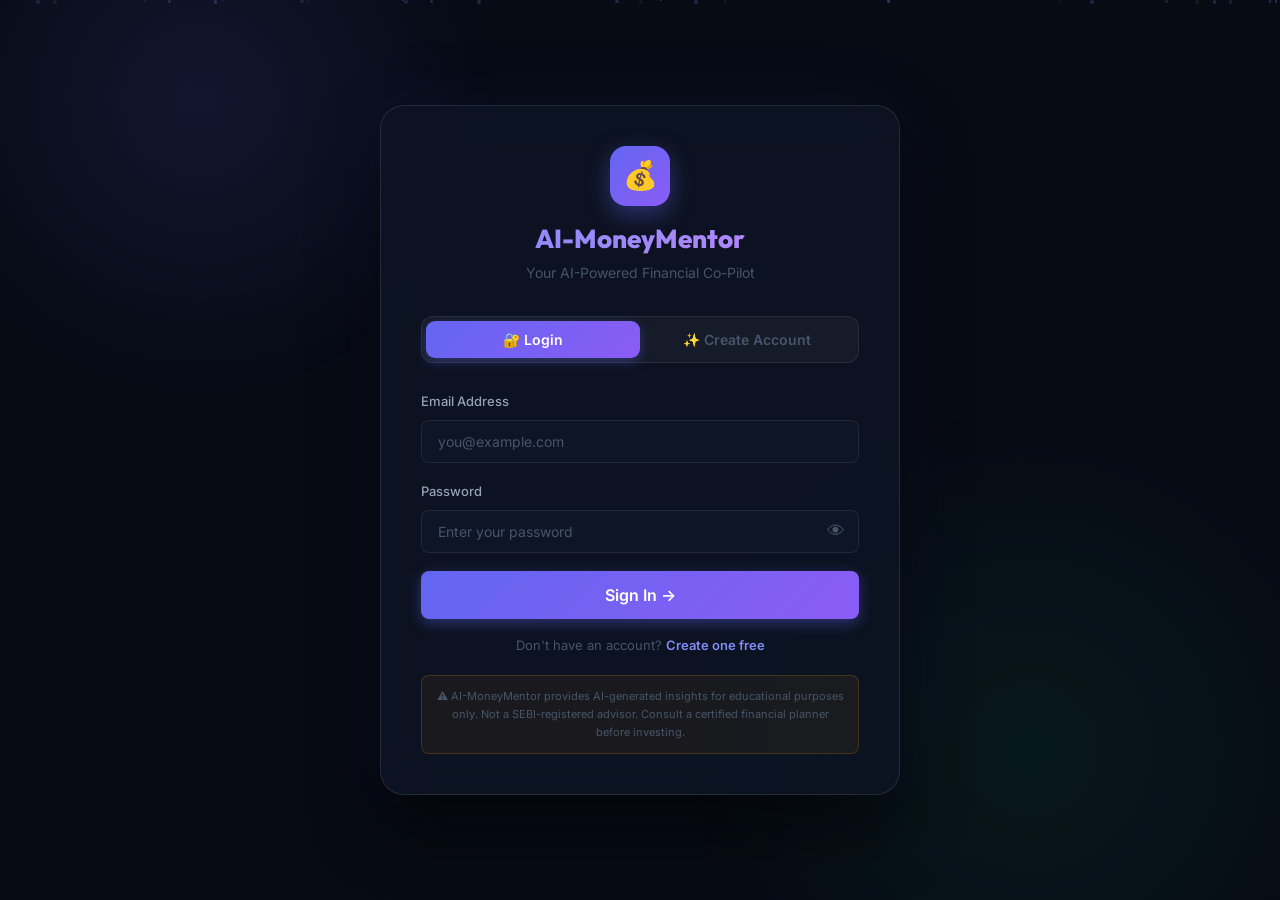
<file: frontend/index.html>
<!DOCTYPE html>
<html lang="en">
<head>
  <meta charset="UTF-8">
  <meta name="viewport" content="width=device-width, initial-scale=1.0">
  <title>AI-MoneyMentor — Your AI Money Mentor</title>
  <meta name="description" content="AI-MoneyMentor — Your AI-Powered Financial Advisory Platform">
</head>
<body>
  <script>
    // Entry point: redirect based on auth state
    if (localStorage.getItem('wp_token')) {
      window.location.replace('dashboard.html');
    } else {
      window.location.replace('auth.html');
    }
  </script>
</body>
</html>
</file>
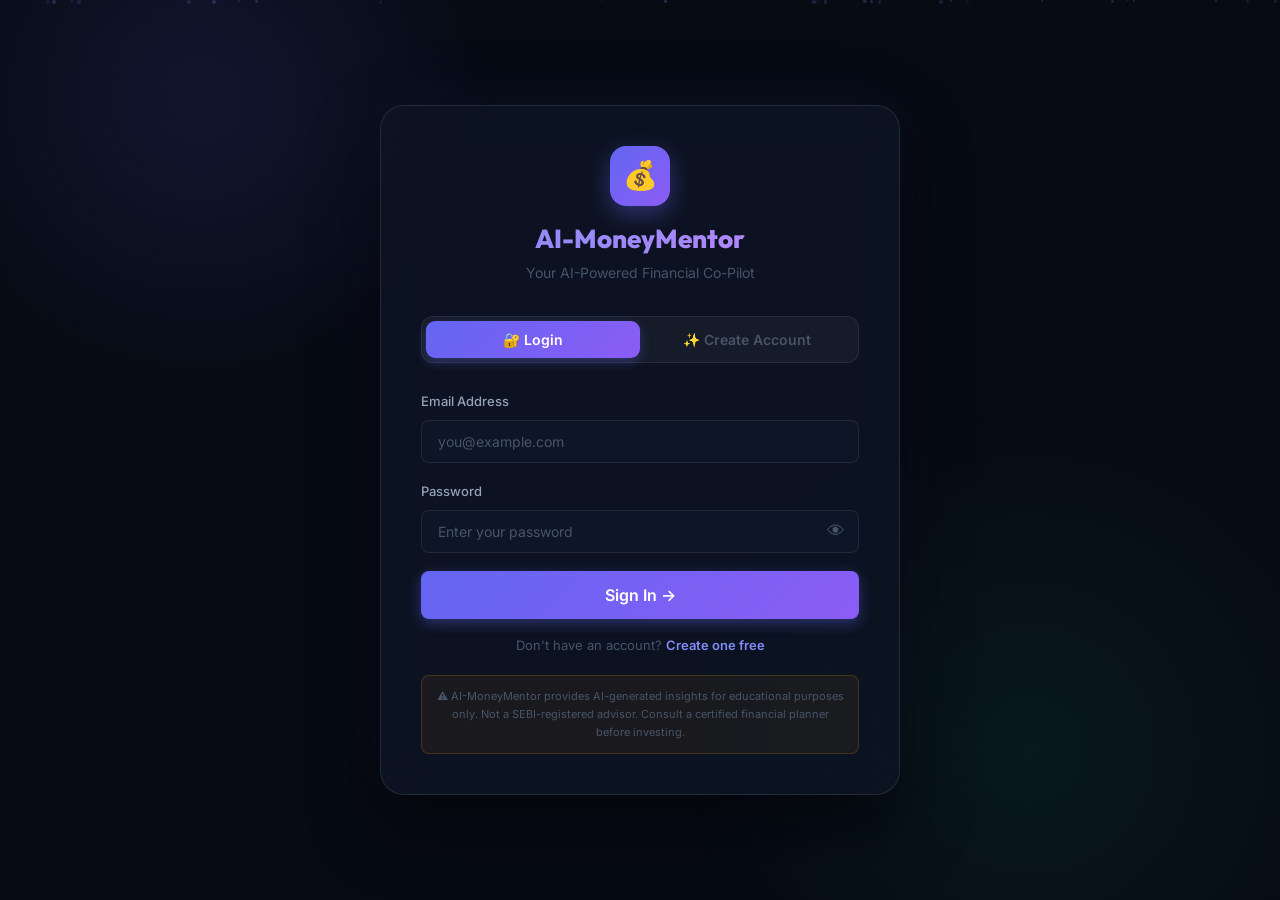
<file: frontend/auth.html>
<!DOCTYPE html>
<html lang="en">
<head>
  <meta charset="UTF-8">
  <meta name="viewport" content="width=device-width, initial-scale=1.0">
  <title>AI-MoneyMentor — Sign In / Register</title>
  <meta name="description" content="Join AI-MoneyMentor — AI-powered financial advisory. Register or login to access your personalized money mentor.">
  <link rel="stylesheet" href="style.css">
  <style>
    body { display: flex; align-items: center; justify-content: center; min-height: 100vh; padding: 20px; overflow: hidden; }

    /* Animated particles */
    .particles { position: fixed; inset: 0; pointer-events: none; z-index: 0; }
    .particle {
      position: absolute; width: 2px; height: 2px; background: rgba(129,140,248,0.4);
      border-radius: 50%; animation: particle-float linear infinite;
    }
    @keyframes particle-float {
      0% { transform: translateY(100vh) translateX(0); opacity: 0; }
      10% { opacity: 1; }
      90% { opacity: 1; }
      100% { transform: translateY(-10vh) translateX(var(--drift)); opacity: 0; }
    }

    .auth-container {
      position: relative; z-index: 1; width: 100%; max-width: 520px;
      background: rgba(13, 20, 36, 0.85);
      backdrop-filter: blur(24px); -webkit-backdrop-filter: blur(24px);
      border: 1px solid rgba(255,255,255,0.1);
      border-radius: 24px;
      box-shadow: 0 32px 64px rgba(0,0,0,0.6), 0 0 80px rgba(99,102,241,0.08);
      padding: 40px;
      animation: slideUp 0.6s cubic-bezier(0.16,1,0.3,1) forwards;
    }
    @keyframes slideUp { from { opacity: 0; transform: translateY(30px); } to { opacity: 1; transform: translateY(0); } }

    .auth-brand {
      text-align: center; margin-bottom: 32px;
    }
    .auth-logo {
      width: 60px; height: 60px; border-radius: 16px;
      background: linear-gradient(135deg, #6366f1, #8b5cf6);
      display: flex; align-items: center; justify-content: center;
      font-size: 28px; margin: 0 auto 16px;
      box-shadow: 0 8px 24px rgba(99,102,241,0.4);
    }
    .auth-brand h1 {
      font-size: 26px; font-weight: 800;
      background: linear-gradient(to right, #818cf8, #c084fc);
      -webkit-background-clip: text; background-clip: text; -webkit-text-fill-color: transparent;
    }
    .auth-brand p { font-size: 14px; color: var(--text-muted); margin-top: 6px; }

    /* Tab Switcher */
    .auth-tabs {
      display: flex; background: rgba(255,255,255,0.04);
      border: 1px solid var(--border); border-radius: 12px;
      padding: 4px; margin-bottom: 28px;
    }
    .auth-tab {
      flex: 1; padding: 10px; border: none; background: transparent;
      font-family: 'Inter', sans-serif; font-size: 14px; font-weight: 600;
      color: var(--text-muted); cursor: pointer; border-radius: 9px;
      transition: all 0.25s ease;
    }
    .auth-tab.active {
      background: linear-gradient(135deg, #6366f1, #8b5cf6);
      color: white; box-shadow: 0 4px 12px rgba(99,102,241,0.35);
    }

    /* Forms */
    .auth-form { display: none; }
    .auth-form.active { display: block; }

    /* Section divider inside register form */
    .form-section-label {
      font-size: 11px; font-weight: 600; text-transform: uppercase;
      letter-spacing: 1px; color: var(--text-muted);
      margin: 20px 0 14px; display: flex; align-items: center; gap: 10px;
    }
    .form-section-label::after { content: ''; flex: 1; height: 1px; background: var(--border); }

    /* Checkbox goals grid */
    .goals-grid { display: grid; grid-template-columns: 1fr 1fr; gap: 8px; }
    .goal-chip {
      display: flex; align-items: center; gap: 8px;
      padding: 10px 12px;
      background: rgba(15,23,42,0.6);
      border: 1px solid var(--border);
      border-radius: 8px; cursor: pointer;
      transition: all 0.2s ease; font-size: 13px; color: var(--text-secondary);
    }
    .goal-chip input[type="checkbox"] { display: none; }
    .goal-chip.checked {
      border-color: rgba(129,140,248,0.6);
      background: rgba(99,102,241,0.12);
      color: var(--accent-purple);
    }
    .goal-chip .chip-icon { font-size: 16px; }

    /* Error message */
    .form-error {
      background: rgba(239,68,68,0.1); border: 1px solid rgba(239,68,68,0.3);
      color: #fca5a5; padding: 10px 14px; border-radius: 8px;
      font-size: 13px; margin-bottom: 14px; display: none;
    }
    .form-success {
      background: rgba(16,185,129,0.1); border: 1px solid rgba(16,185,129,0.3);
      color: #6ee7b7; padding: 10px 14px; border-radius: 8px;
      font-size: 13px; margin-bottom: 14px; display: none;
    }

    /* Password toggle */
    .input-wrapper { position: relative; }
    .input-wrapper .form-control { padding-right: 44px; }
    .pwd-toggle {
      position: absolute; right: 12px; top: 50%; transform: translateY(-50%);
      background: none; border: none; color: var(--text-muted); cursor: pointer;
      font-size: 18px; line-height: 1; padding: 2px;
    }
    .pwd-toggle:hover { color: var(--text-primary); }

    /* Submit button loading state */
    .btn-submit { position: relative; overflow: hidden; }
    .btn-submit .btn-spinner {
      display: none; width: 18px; height: 18px;
      border: 2px solid rgba(255,255,255,0.3); border-top-color: white;
      border-radius: 50%; animation: spin 0.7s linear infinite;
    }
    .btn-submit.loading .btn-text { display: none; }
    .btn-submit.loading .btn-spinner { display: inline-block; }

    .signin-link {
      text-align: center; font-size: 13px; color: var(--text-muted); margin-top: 16px;
    }
    .signin-link a { color: var(--accent-purple); font-weight: 600; cursor: pointer; }
    .signin-link a:hover { text-decoration: underline; }

    /* Disclaimer */
    .auth-disclaimer {
      margin-top: 20px; padding: 12px;
      background: rgba(245,158,11,0.06); border: 1px solid rgba(245,158,11,0.2);
      border-radius: 8px; font-size: 11px; color: var(--text-muted); text-align: center;
    }
  </style>
</head>
<body>
  <div class="bg-decoration"></div>
  <div class="particles" id="particles"></div>

  <div class="auth-container">
    <div class="auth-brand">
      <div class="auth-logo">💰</div>
      <h1>AI-MoneyMentor</h1>
      <p>Your AI-Powered Financial Co-Pilot</p>
    </div>

    <div class="auth-tabs">
      <button class="auth-tab active" id="tabLogin" onclick="switchTab('login')">🔐 Login</button>
      <button class="auth-tab" id="tabRegister" onclick="switchTab('register')">✨ Create Account</button>
    </div>

    <!-- ── LOGIN FORM ── -->
    <div class="auth-form active" id="loginForm">
      <div class="form-error" id="loginError"></div>
      <div class="form-success" id="loginSuccess"></div>

      <div class="form-group">
        <label class="form-label">Email Address</label>
        <input type="email" class="form-control" id="loginEmail" placeholder="you@example.com" autocomplete="email">
      </div>
      <div class="form-group">
        <label class="form-label">Password</label>
        <div class="input-wrapper">
          <input type="password" class="form-control" id="loginPassword" placeholder="Enter your password" autocomplete="current-password">
          <button class="pwd-toggle" onclick="togglePwd('loginPassword', this)" type="button">👁</button>
        </div>
      </div>
      <button class="btn btn-primary btn-block btn-lg btn-submit" id="loginBtn" onclick="handleLogin()">
        <span class="btn-text">Sign In →</span>
        <div class="btn-spinner"></div>
      </button>
      <div class="signin-link">Don't have an account? <a onclick="switchTab('register')">Create one free</a></div>
    </div>

    <!-- ── REGISTER FORM ── -->
    <div class="auth-form" id="registerForm">
      <div class="form-error" id="registerError"></div>

      <div class="form-section-label">👤 Personal Details</div>
      <div class="form-row">
        <div class="form-group">
          <label class="form-label">Full Name *</label>
          <input type="text" class="form-control" id="regName" placeholder="e.g. Priya Sharma" autocomplete="name">
        </div>
        <div class="form-group">
          <label class="form-label">Email Address *</label>
          <input type="email" class="form-control" id="regEmail" placeholder="you@example.com" autocomplete="email">
        </div>
      </div>
      <div class="form-group">
        <label class="form-label">Password *</label>
        <div class="input-wrapper">
          <input type="password" class="form-control" id="regPassword" placeholder="Create a secure password" autocomplete="new-password">
          <button class="pwd-toggle" onclick="togglePwd('regPassword', this)" type="button">👁</button>
        </div>
      </div>

      <div class="form-section-label">💼 Financial Profile</div>
      <div class="form-row">
        <div class="form-group">
          <label class="form-label">Annual Income (₹)</label>
          <input type="number" class="form-control" id="regIncome" placeholder="2400000">
        </div>
        <div class="form-group">
          <label class="form-label">Current Savings (₹)</label>
          <input type="number" class="form-control" id="regSavings" placeholder="1800000">
        </div>
      </div>
      <div class="form-row">
        <div class="form-group">
          <label class="form-label">Risk Appetite</label>
          <select class="form-control" id="regRisk">
            <option value="Low">🛡️ Low — Safe &amp; Stable</option>
            <option value="Moderate" selected>⚖️ Moderate — Balanced</option>
            <option value="High">🚀 High — Aggressive Growth</option>
          </select>
        </div>
        <div class="form-group">
          <label class="form-label">Target Retirement Age</label>
          <input type="number" class="form-control" id="regRetirementAge" placeholder="50" min="30" max="70">
        </div>
      </div>

      <div class="form-section-label">🎯 Financial Goals</div>
      <div class="goals-grid" id="goalsGrid">
        <div class="goal-chip" onclick="toggleGoal(this, 'Retirement')">
          <input type="checkbox" value="Retirement"> <span class="chip-icon">🏖️</span> Retirement
        </div>
        <div class="goal-chip" onclick="toggleGoal(this, 'Home Purchase')">
          <input type="checkbox" value="Home Purchase"> <span class="chip-icon">🏠</span> Home Purchase
        </div>
        <div class="goal-chip" onclick="toggleGoal(this, 'Child Education')">
          <input type="checkbox" value="Child Education"> <span class="chip-icon">🎓</span> Child's Education
        </div>
        <div class="goal-chip" onclick="toggleGoal(this, 'Travel')">
          <input type="checkbox" value="Travel"> <span class="chip-icon">✈️</span> World Travel
        </div>
        <div class="goal-chip" onclick="toggleGoal(this, 'Emergency Fund')">
          <input type="checkbox" value="Emergency Fund"> <span class="chip-icon">🏦</span> Emergency Fund
        </div>
        <div class="goal-chip" onclick="toggleGoal(this, 'Business')">
          <input type="checkbox" value="Business"> <span class="chip-icon">💼</span> Start Business
        </div>
      </div>

      <div style="margin-top: 24px;">
        <button class="btn btn-primary btn-block btn-lg btn-submit" id="registerBtn" onclick="handleRegister()">
          <span class="btn-text">Create My AI-MoneyMentor Account →</span>
          <div class="btn-spinner"></div>
        </button>
      </div>
      <div class="signin-link">Already have an account? <a onclick="switchTab('login')">Sign in</a></div>
    </div>

    <div class="auth-disclaimer">
      ⚠️ AI-MoneyMentor provides AI-generated insights for educational purposes only. Not a SEBI-registered advisor. Consult a certified financial planner before investing.
    </div>
  </div>

  <script src="js/auth.js"></script>
  <script>
    // Generate particles
    const pc = document.getElementById('particles');
    for (let i = 0; i < 30; i++) {
      const p = document.createElement('div');
      p.className = 'particle';
      p.style.left = Math.random() * 100 + '%';
      p.style.animationDuration = (10 + Math.random() * 20) + 's';
      p.style.animationDelay = (Math.random() * 20) + 's';
      p.style.setProperty('--drift', (Math.random() * 100 - 50) + 'px');
      p.style.width = p.style.height = (1 + Math.random() * 3) + 'px';
      p.style.opacity = (0.2 + Math.random() * 0.5);
      pc.appendChild(p);
    }

    function switchTab(tab) {
      document.getElementById('loginForm').classList.toggle('active', tab === 'login');
      document.getElementById('registerForm').classList.toggle('active', tab === 'register');
      document.getElementById('tabLogin').classList.toggle('active', tab === 'login');
      document.getElementById('tabRegister').classList.toggle('active', tab === 'register');
    }

    function togglePwd(id, btn) {
      const input = document.getElementById(id);
      if (input.type === 'password') { input.type = 'text'; btn.textContent = '🙈'; }
      else { input.type = 'password'; btn.textContent = '👁'; }
    }

    function toggleGoal(chip, value) {
      chip.classList.toggle('checked');
    }

    function getSelectedGoals() {
      return [...document.querySelectorAll('.goal-chip.checked')]
        .map(c => c.querySelector('input').value);
    }

    // Check if already logged in
    if (localStorage.getItem('wp_token')) {
      window.location.href = 'dashboard.html';
    }

    // If URL has ?mode=register, switch to register tab
    const urlParams = new URLSearchParams(window.location.search);
    if (urlParams.get('mode') === 'register') switchTab('register');
  </script>
</body>
</html>
</file>
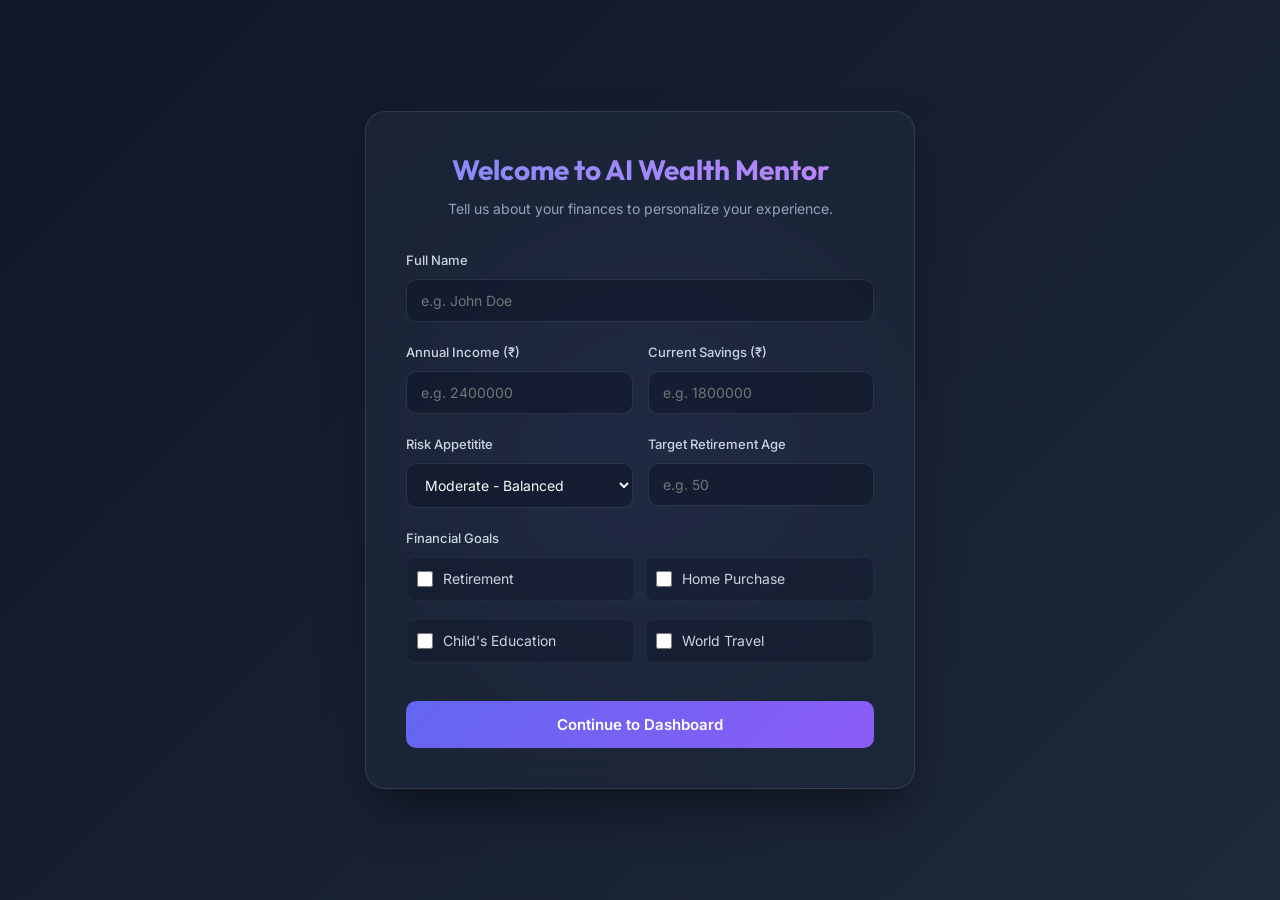
<file: frontend/registration.html>
<!DOCTYPE html>
<html lang="en">
<head>
    <meta charset="UTF-8">
    <meta name="viewport" content="width=device-width, initial-scale=1.0">
    <title>Registration - AI Money Mentor</title>
    <!-- Google Fonts -->
    <link href="https://fonts.googleapis.com/css2?family=Inter:wght@400;500;600;700&family=Outfit:wght@500;700&display=swap" rel="stylesheet">
    <link rel="stylesheet" href="style.css">
    <style>
        body {
            display: flex;
            justify-content: center;
            align-items: center;
            min-height: 100vh;
            background: linear-gradient(135deg, #0f172a 0%, #1e293b 100%);
            margin: 0;
            font-family: 'Inter', sans-serif;
            color: #f8fafc;
        }
        
        /* Animated Background Blob */
        .bg-blob {
            position: absolute;
            width: 600px;
            height: 600px;
            background: radial-gradient(circle, rgba(99,102,241,0.2) 0%, rgba(0,0,0,0) 70%);
            border-radius: 50%;
            z-index: 0;
            animation: float 10s infinite alternate ease-in-out;
        }

        @keyframes float {
            0% { transform: translateY(0px) translateX(0px); }
            100% { transform: translateY(-50px) translateX(50px); }
        }

        .registration-container {
            background: rgba(30, 41, 59, 0.7);
            backdrop-filter: blur(16px);
            -webkit-backdrop-filter: blur(16px);
            border: 1px solid rgba(255, 255, 255, 0.1);
            border-radius: 20px;
            padding: 40px;
            width: 100%;
            max-width: 550px;
            box-shadow: 0 25px 50px -12px rgba(0, 0, 0, 0.5);
            z-index: 1;
        }

        .header {
            text-align: center;
            margin-bottom: 30px;
        }

        h1 {
            font-family: 'Outfit', sans-serif;
            font-size: 28px;
            font-weight: 700;
            margin: 0 0 10px 0;
            background: linear-gradient(to right, #818cf8, #c084fc);
            -webkit-background-clip: text;
            background-clip: text;
            -webkit-text-fill-color: transparent;
        }

        p.subtitle {
            color: #94a3b8;
            font-size: 14px;
            margin: 0;
        }

        .form-group {
            margin-bottom: 20px;
        }

        label {
            display: block;
            font-weight: 500;
            font-size: 13px;
            color: #cbd5e1;
            margin-bottom: 8px;
        }

        input[type="text"],
        input[type="number"],
        select {
            width: 100%;
            padding: 12px 14px;
            background: rgba(15, 23, 42, 0.6);
            border: 1px solid rgba(255, 255, 255, 0.1);
            border-radius: 10px;
            color: #f8fafc;
            font-family: 'Inter', sans-serif;
            font-size: 14px;
            transition: all 0.3s ease;
            box-sizing: border-box;
        }

        input:focus, select:focus {
            outline: none;
            border-color: #818cf8;
            box-shadow: 0 0 0 2px rgba(129, 140, 248, 0.2);
        }

        .row {
            display: flex;
            gap: 15px;
        }
        
        .row .form-group {
            flex: 1;
        }

        .checkbox-grid {
            display: grid;
            grid-template-columns: 1fr 1fr;
            gap: 10px;
        }

        .checkbox-label {
            display: flex;
            align-items: center;
            cursor: pointer;
            font-weight: 400;
            color: #cbd5e1;
            font-size: 14px;
            background: rgba(15, 23, 42, 0.4);
            padding: 10px;
            border-radius: 8px;
            border: 1px solid rgba(255,255,255,0.05);
            transition: all 0.2s ease;
        }
        
        .checkbox-label:hover {
            border-color: rgba(129, 140, 248, 0.5);
        }

        .checkbox-label input[type="checkbox"] {
            margin-right: 10px;
            accent-color: #818cf8;
            width: 16px;
            height: 16px;
            cursor: pointer;
        }

        .btn-submit {
            width: 100%;
            padding: 14px;
            border: none;
            border-radius: 10px;
            background: linear-gradient(135deg, #6366f1 0%, #8b5cf6 100%);
            color: white;
            font-weight: 600;
            font-size: 15px;
            cursor: pointer;
            transition: all 0.3s ease;
            margin-top: 10px;
            font-family: 'Inter', sans-serif;
            position: relative;
            overflow: hidden;
        }

        .btn-submit:hover {
            transform: translateY(-2px);
            box-shadow: 0 10px 20px rgba(99, 102, 241, 0.4);
        }

        .btn-submit:active {
            transform: translateY(0);
        }
        
        /* Spinner */
        #loadingSpinner {
            display: none;
            border: 3px solid rgba(255,255,255,0.3);
            border-radius: 50%;
            border-top: 3px solid #fff;
            width: 20px;
            height: 20px;
            animation: spin 1s linear infinite;
            margin: 0 auto;
        }
        
        @keyframes spin {
            0% { transform: rotate(0deg); }
            100% { transform: rotate(360deg); }
        }

    </style>
</head>
<body>
    <div class="bg-blob"></div>
    <div class="registration-container">
        <div class="header">
            <h1>Welcome to AI Wealth Mentor</h1>
            <p class="subtitle">Tell us about your finances to personalize your experience.</p>
        </div>
        
        <form id="registrationForm">
            <div class="form-group">
                <label for="userName">Full Name</label>
                <input type="text" id="userName" placeholder="e.g. John Doe" required>
            </div>
            
            <div class="row">
                <div class="form-group">
                    <label for="annualIncome">Annual Income (₹)</label>
                    <input type="number" id="annualIncome" placeholder="e.g. 2400000" required>
                </div>
                <div class="form-group">
                    <label for="currentSavings">Current Savings (₹)</label>
                    <input type="number" id="currentSavings" placeholder="e.g. 1800000" required>
                </div>
            </div>

            <div class="row">
                <div class="form-group">
                    <label for="riskLevel">Risk Appetitite</label>
                    <select id="riskLevel" required>
                        <option value="Low">Low - Safe & Stable</option>
                        <option value="Moderate" selected>Moderate - Balanced</option>
                        <option value="High">High - Aggressive Growth</option>
                    </select>
                </div>
                <div class="form-group">
                    <label for="targetAge">Target Retirement Age</label>
                    <input type="number" id="targetAge" placeholder="e.g. 50" required>
                </div>
            </div>

            <div class="form-group">
                <label>Financial Goals</label>
                <div class="checkbox-grid">
                    <label class="checkbox-label"><input type="checkbox" value="Retirement"> Retirement</label>
                    <label class="checkbox-label"><input type="checkbox" value="Home Purchase"> Home Purchase</label>
                    <label class="checkbox-label"><input type="checkbox" value="Child's Education"> Child's Education</label>
                    <label class="checkbox-label"><input type="checkbox" value="Travel"> World Travel</label>
                </div>
            </div>

            <button type="submit" class="btn-submit" id="submitBtn">
                <span id="btnText">Continue to Dashboard</span>
                <div id="loadingSpinner"></div>
            </button>
        </form>
    </div>
    
    <script src="registration.js"></script>
</body>
</html>
</file>
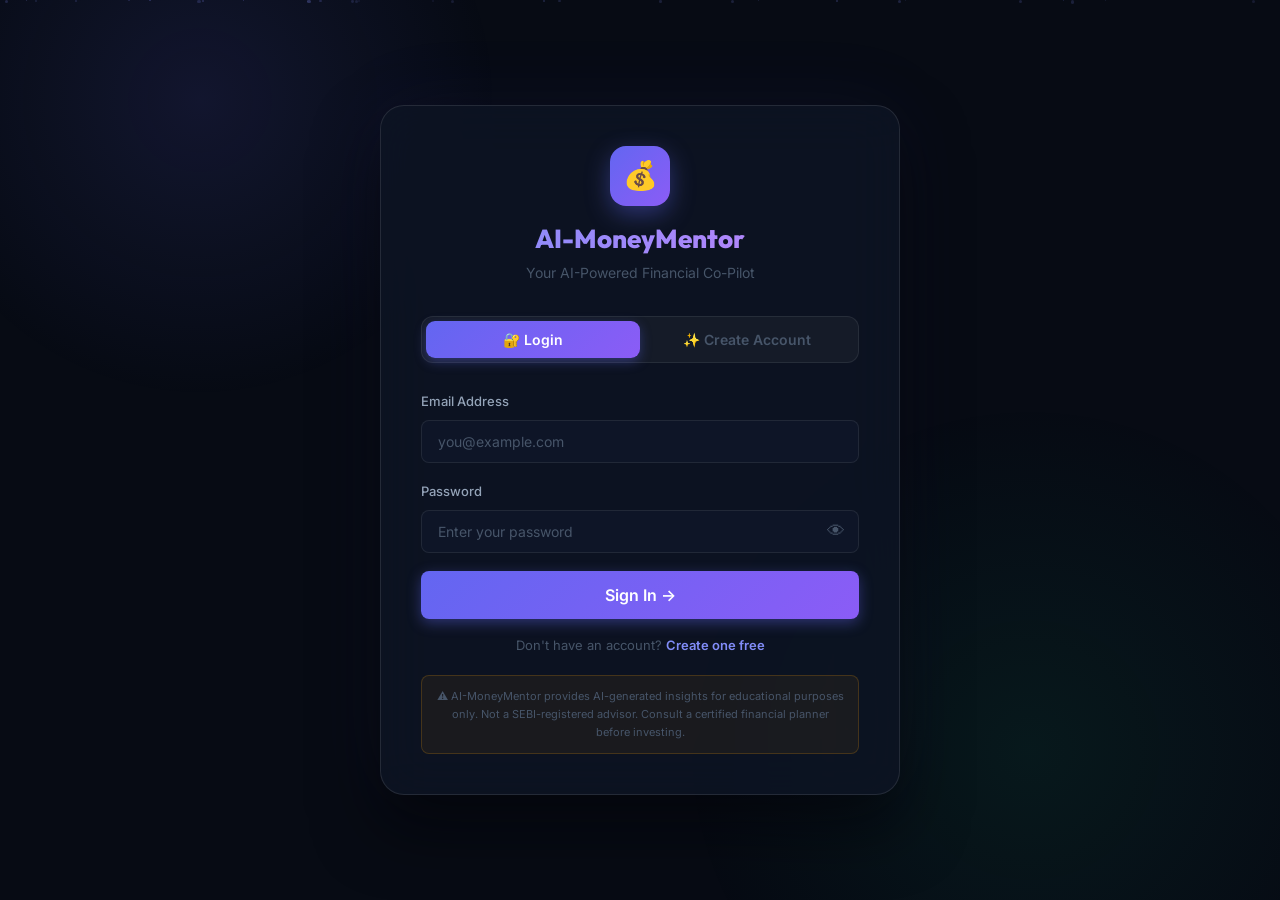
<file: frontend/modules/ask-mentor.html>
<!DOCTYPE html>
<html lang="en">
<head>
  <meta charset="UTF-8"><meta name="viewport" content="width=device-width, initial-scale=1.0">
  <title>Ask AI Mentor — AI-MoneyMentor</title>
  <link rel="stylesheet" href="../style.css">
  <style>
    .chat-layout { display:flex; flex-direction:column; height:calc(100vh - 60px); }
    .chat-messages { flex:1; overflow-y:auto; padding:20px; display:flex; flex-direction:column; gap:16px; }
    .chat-input-area { padding:20px; border-top:1px solid var(--border); background:rgba(10,15,30,0.6); backdrop-filter:blur(10px); flex-shrink:0; }
    .chat-input-row { display:flex; gap:12px; align-items:flex-end; }
    .chat-input-row textarea { flex:1; padding:14px 18px; background:rgba(15,23,42,0.8); border:1px solid var(--border); border-radius:14px; color:var(--text-primary); font-family:'Inter',sans-serif; font-size:14px; resize:none; min-height:52px; max-height:120px; transition:var(--transition); line-height:1.5; }
    .chat-input-row textarea:focus { outline:none; border-color:var(--accent-purple); box-shadow:0 0 0 3px rgba(129,140,248,0.15); }
    .send-btn { width:52px; height:52px; border-radius:14px; background:var(--grad-purple); border:none; cursor:pointer; font-size:20px; flex-shrink:0; display:flex; align-items:center; justify-content:center; transition:var(--transition); box-shadow:0 4px 14px rgba(99,102,241,0.4); }
    .send-btn:hover { transform:translateY(-2px) scale(1.05); }
    .send-btn:disabled { opacity:0.5; cursor:not-allowed; transform:none; }

    /* Messages */
    .msg { display:flex; gap:12px; max-width:85%; animation:msgIn 0.3s ease; }
    .msg.user { align-self:flex-end; flex-direction:row-reverse; }
    @keyframes msgIn { from{opacity:0;transform:translateY(10px)}to{opacity:1;transform:translateY(0)} }
    .msg-avatar { width:36px; height:36px; border-radius:50%; display:flex; align-items:center; justify-content:center; font-size:18px; flex-shrink:0; }
    .msg-avatar.ai { background:var(--grad-purple); }
    .msg-avatar.user { background:rgba(255,255,255,0.1); }
    .msg-bubble { padding:14px 18px; border-radius:16px; font-size:14px; line-height:1.7; }
    .msg.ai .msg-bubble { background:rgba(20,30,55,0.8); border:1px solid var(--border); border-radius:16px 16px 16px 4px; color:var(--text-primary); }
    .msg.user .msg-bubble { background:var(--grad-purple); border-radius:16px 16px 4px 16px; color:white; }
    .msg-time { font-size:11px; color:var(--text-muted); margin-top:4px; }

    /* Typing indicator */
    .typing-dots { display:flex; gap:4px; align-items:center; padding:4px 0; }
    .typing-dot { width:8px; height:8px; border-radius:50%; background:var(--accent-purple); animation:typingBounce 1.2s ease-in-out infinite; }
    .typing-dot:nth-child(2) { animation-delay:0.2s; }
    .typing-dot:nth-child(3) { animation-delay:0.4s; }
    @keyframes typingBounce { 0%,80%,100%{transform:scale(0.7);opacity:0.5}40%{transform:scale(1);opacity:1} }

    /* Suggested prompts */
    .suggested-prompts { display:flex; gap:8px; flex-wrap:wrap; margin-bottom:12px; }
    .prompt-chip { padding:7px 14px; border-radius:20px; border:1px solid var(--border); background:rgba(255,255,255,0.04); color:var(--text-secondary); font-size:13px; cursor:pointer; transition:var(--transition); font-family:'Inter',sans-serif; }
    .prompt-chip:hover { border-color:var(--border-active); color:var(--text-primary); background:rgba(129,140,248,0.08); }

    /* Context badge */
    .context-badge { display:inline-flex; gap:6px; align-items:center; padding:6px 12px; border-radius:20px; background:rgba(16,185,129,0.1); border:1px solid rgba(16,185,129,0.25); font-size:12px; color:var(--accent-green); }
  </style>
</head>
<body>
<div class="bg-decoration"></div>
<div class="app-layout">
  <aside class="sidebar">
    <div class="sidebar-brand"><div class="brand-icon">💰</div><div><div class="brand-name">AI-MoneyMentor</div><div class="brand-tagline">Your AI Money Mentor</div></div></div>
    <nav class="sidebar-nav">
      <div class="nav-item" onclick="window.location.href='../dashboard.html'"><span class="nav-icon">🏠</span><span>Dashboard</span></div>
      <div class="nav-section-label">Tools</div>
      <div class="nav-item" onclick="navTo('tax-wizard.html')"><span class="nav-icon">🧮</span><span>Tax Wizard</span></div>
      <div class="nav-item" onclick="navTo('mf-xray.html')"><span class="nav-icon">🔬</span><span>MF X-Ray</span></div>
      <div class="nav-item" onclick="navTo('health-score.html')"><span class="nav-icon">💚</span><span>Health Score</span></div>
      <div class="nav-item" onclick="navTo('fire-planner.html')"><span class="nav-icon">🔥</span><span>FIRE Planner</span></div>
      <div class="nav-item" onclick="navTo('stock-ideas.html')"><span class="nav-icon">📈</span><span>Stock Ideas</span></div>
      <div class="nav-item" onclick="navTo('goal-tracker.html')"><span class="nav-icon">🎯</span><span>Goal Tracker</span></div>
      <div class="nav-item" onclick="navTo('insurance-audit.html')"><span class="nav-icon">🛡️</span><span>Insurance Audit</span></div>
      <div class="nav-item active"><span class="nav-icon">🤖</span><span>Ask AI Mentor</span><span class="nav-badge">AI</span></div>
    </nav>
    <div class="sidebar-footer"><button class="logout-btn" onclick="logout()"><span>🚪</span><span>Logout</span></button></div>
  </aside>

  <main class="main-content" style="padding:0;display:flex;flex-direction:column;height:100vh;gap:0">
    <!-- Header bar -->
    <div style="padding:20px 30px;border-bottom:1px solid var(--border);display:flex;align-items:center;gap:16px;flex-shrink:0">
      <button class="module-back-btn" onclick="window.location.href='../dashboard.html'">← Back</button>
      <div style="font-size:24px">🤖</div>
      <div>
        <div style="font-size:20px;font-weight:700">Ask AI Mentor</div>
        <div style="font-size:13px;color:var(--text-muted)">Powered by Google Gemini — Context-aware financial coaching</div>
      </div>
      <div style="margin-left:auto;display:flex;gap:10px;align-items:center">
        <div class="context-badge">✓ Profile loaded</div>
        <button class="btn btn-secondary btn-sm" onclick="clearChat()">Clear Chat</button>
      </div>
    </div>

    <!-- Chat messages -->
    <div class="chat-messages" id="chatMessages">
      <!-- Welcome message populated by JS -->
    </div>

    <!-- Chat input -->
    <div class="chat-input-area">
      <div class="suggested-prompts" id="suggestedPrompts">
        <button class="prompt-chip" onclick="sendPrompt(this.textContent)">How much should I invest in NPS? 🏛️</button>
        <button class="prompt-chip" onclick="sendPrompt(this.textContent)">ELSS vs PPF — which is better? 📊</button>
        <button class="prompt-chip" onclick="sendPrompt(this.textContent)">Should I switch to new tax regime? 🧮</button>
        <button class="prompt-chip" onclick="sendPrompt(this.textContent)">How to start investing for retirement? 🔥</button>
        <button class="prompt-chip" onclick="sendPrompt(this.textContent)">How much term insurance do I need? 🛡️</button>
      </div>
      <div class="chat-input-row">
        <textarea id="chatInput" placeholder="Ask anything about your finances... (Press Enter to send)" rows="1" onkeydown="handleKey(event)" oninput="autoResize(this)"></textarea>
        <button class="send-btn" id="sendBtn" onclick="sendMessage()" title="Send">➤</button>
      </div>
      <div style="font-size:11px;color:var(--text-muted);margin-top:8px;text-align:center">⚠️ AI responses are for educational purposes only. Not SEBI-registered financial advice.</div>
    </div>
  </main>
</div>

<script src="../js/ask-mentor.js"></script>
<script>
  function navTo(p){window.location.href=p;}
  function logout(){localStorage.removeItem('wp_token');localStorage.removeItem('wp_user');window.location.href='../auth.html';}
  document.addEventListener('DOMContentLoaded',()=>{
    if(!localStorage.getItem('wp_token')){window.location.href='../auth.html';return;}
    initChat();
  });
</script>
</body>
</html>
</file>
<file: frontend/style.css>
/* ============================================
   AI-MoneyMentor — Global Design System
   Dark Glassmorphism Premium Theme
   ============================================ */

@import url('https://fonts.googleapis.com/css2?family=Inter:wght@300;400;500;600;700;800&family=Outfit:wght@400;600;700;800&display=swap');

/* ── CSS Custom Properties ── */
:root {
  --bg-primary: #070b14;
  --bg-secondary: #0d1424;
  --bg-card: rgba(15, 23, 42, 0.7);
  --bg-card-hover: rgba(20, 30, 55, 0.85);

  --accent-purple: #818cf8;
  --accent-violet: #7c3aed;
  --accent-blue: #3b82f6;
  --accent-cyan: #06b6d4;
  --accent-green: #10b981;
  --accent-yellow: #f59e0b;
  --accent-red: #ef4444;
  --accent-orange: #f97316;
  --accent-pink: #ec4899;

  --grad-purple: linear-gradient(135deg, #6366f1, #8b5cf6);
  --grad-blue: linear-gradient(135deg, #3b82f6, #06b6d4);
  --grad-green: linear-gradient(135deg, #10b981, #059669);
  --grad-orange: linear-gradient(135deg, #f97316, #ef4444);
  --grad-pink: linear-gradient(135deg, #ec4899, #8b5cf6);
  --grad-gold: linear-gradient(135deg, #f59e0b, #ef4444);

  --text-primary: #f1f5f9;
  --text-secondary: #94a3b8;
  --text-muted: #475569;

  --border: rgba(255, 255, 255, 0.08);
  --border-active: rgba(129, 140, 248, 0.5);

  --sidebar-width: 260px;
  --header-height: 70px;

  --radius-sm: 8px;
  --radius-md: 14px;
  --radius-lg: 20px;
  --radius-xl: 28px;

  --shadow-card: 0 4px 24px rgba(0, 0, 0, 0.4);
  --shadow-glow-purple: 0 0 30px rgba(129, 140, 248, 0.15);
  --shadow-glow-green: 0 0 30px rgba(16, 185, 129, 0.15);

  --transition: all 0.25s cubic-bezier(0.4, 0, 0.2, 1);
}

/* ── Reset & Base ── */
*, *::before, *::after { box-sizing: border-box; margin: 0; padding: 0; }

html { font-size: 16px; scroll-behavior: smooth; }

body {
  font-family: 'Inter', sans-serif;
  background: var(--bg-primary);
  color: var(--text-primary);
  min-height: 100vh;
  line-height: 1.6;
  -webkit-font-smoothing: antialiased;
}

h1, h2, h3, h4, h5, h6 { font-family: 'Outfit', sans-serif; line-height: 1.3; }
a { color: var(--accent-purple); text-decoration: none; }
img { display: block; max-width: 100%; }

/* ── Scrollbar ── */
::-webkit-scrollbar { width: 6px; height: 6px; }
::-webkit-scrollbar-track { background: var(--bg-secondary); }
::-webkit-scrollbar-thumb { background: rgba(129,140,248,0.3); border-radius: 3px; }
::-webkit-scrollbar-thumb:hover { background: rgba(129,140,248,0.6); }

/* ── Background Decoration ── */
.bg-decoration {
  position: fixed; inset: 0; pointer-events: none; z-index: 0; overflow: hidden;
}
.bg-decoration::before {
  content: '';
  position: absolute; top: -200px; left: -100px;
  width: 600px; height: 600px;
  background: radial-gradient(circle, rgba(99,102,241,0.12) 0%, transparent 70%);
  border-radius: 50%;
  animation: float1 15s ease-in-out infinite alternate;
}
.bg-decoration::after {
  content: '';
  position: absolute; bottom: -200px; right: -100px;
  width: 700px; height: 700px;
  background: radial-gradient(circle, rgba(16,185,129,0.08) 0%, transparent 70%);
  border-radius: 50%;
  animation: float2 18s ease-in-out infinite alternate;
}
@keyframes float1 { 0% { transform: translate(0,0) scale(1); } 100% { transform: translate(80px,-60px) scale(1.1); } }
@keyframes float2 { 0% { transform: translate(0,0) scale(1); } 100% { transform: translate(-60px,80px) scale(1.15); } }

/* ── Glass Card ── */
.glass-card {
  background: var(--bg-card);
  backdrop-filter: blur(20px);
  -webkit-backdrop-filter: blur(20px);
  border: 1px solid var(--border);
  border-radius: var(--radius-lg);
  box-shadow: var(--shadow-card);
  transition: var(--transition);
}
.glass-card:hover { border-color: var(--border-active); box-shadow: var(--shadow-card), var(--shadow-glow-purple); }

/* ── Sidebar Layout ── */
.app-layout { display: flex; min-height: 100vh; position: relative; z-index: 1; }

.sidebar {
  width: var(--sidebar-width);
  background: rgba(10, 15, 30, 0.9);
  backdrop-filter: blur(20px);
  border-right: 1px solid var(--border);
  display: flex; flex-direction: column;
  position: fixed; top: 0; left: 0; bottom: 0;
  z-index: 100;
  transition: var(--transition);
}

.sidebar-brand {
  padding: 24px 20px;
  display: flex; align-items: center; gap: 12px;
  border-bottom: 1px solid var(--border);
}
.sidebar-brand .brand-icon {
  width: 40px; height: 40px; border-radius: 10px;
  background: var(--grad-purple);
  display: flex; align-items: center; justify-content: center;
  font-size: 20px; flex-shrink: 0;
  box-shadow: 0 4px 14px rgba(99,102,241,0.4);
}
.sidebar-brand .brand-name {
  font-family: 'Outfit', sans-serif;
  font-size: 18px; font-weight: 700;
  background: var(--grad-purple);
  -webkit-background-clip: text; background-clip: text;
  -webkit-text-fill-color: transparent;
}
.sidebar-brand .brand-tagline { font-size: 11px; color: var(--text-muted); font-weight: 400; }

.sidebar-user {
  padding: 16px 20px;
  display: flex; align-items: center; gap: 12px;
  border-bottom: 1px solid var(--border);
}
.sidebar-avatar {
  width: 38px; height: 38px; border-radius: 50%;
  background: var(--grad-purple);
  display: flex; align-items: center; justify-content: center;
  font-weight: 700; font-size: 16px; flex-shrink: 0;
}
.sidebar-user-info .user-name { font-size: 14px; font-weight: 600; }
.sidebar-user-info .user-email { font-size: 11px; color: var(--text-muted); }

.sidebar-nav {
  flex: 1; padding: 12px 10px; overflow-y: auto;
}
.nav-section-label {
  font-size: 10px; font-weight: 600; color: var(--text-muted);
  text-transform: uppercase; letter-spacing: 1.2px;
  padding: 12px 10px 6px;
}
.nav-item {
  display: flex; align-items: center; gap: 12px;
  padding: 11px 12px; border-radius: var(--radius-sm);
  cursor: pointer; transition: var(--transition);
  font-size: 14px; font-weight: 500; color: var(--text-secondary);
  margin-bottom: 2px; position: relative;
}
.nav-item:hover { background: rgba(129,140,248,0.1); color: var(--text-primary); }
.nav-item.active { background: rgba(99,102,241,0.15); color: var(--accent-purple); }
.nav-item.active::before {
  content: ''; position: absolute; left: 0; top: 6px; bottom: 6px;
  width: 3px; background: var(--grad-purple); border-radius: 2px;
}
.nav-item .nav-icon { font-size: 18px; flex-shrink: 0; width: 22px; text-align: center; }
.nav-item .nav-badge {
  margin-left: auto; background: var(--grad-purple);
  font-size: 10px; font-weight: 700;
  padding: 2px 6px; border-radius: 10px; color: white;
}

.sidebar-footer {
  padding: 16px;
  border-top: 1px solid var(--border);
}
.logout-btn {
  display: flex; align-items: center; gap: 10px;
  padding: 10px 12px; width: 100%; border: none;
  background: rgba(239,68,68,0.1); border-radius: var(--radius-sm);
  color: var(--accent-red); cursor: pointer;
  font-size: 14px; font-weight: 500; transition: var(--transition);
  font-family: 'Inter', sans-serif;
}
.logout-btn:hover { background: rgba(239,68,68,0.2); }

/* ── Main Content ── */
.main-content {
  margin-left: var(--sidebar-width);
  flex: 1; min-height: 100vh;
  padding: 30px;
  display: flex; flex-direction: column; gap: 24px;
}

/* ── Top Bar ── */
.topbar {
  display: flex; align-items: center; justify-content: space-between;
  flex-wrap: wrap; gap: 16px;
}
.page-title { font-size: 28px; font-weight: 700; }
.page-title span { background: var(--grad-purple); -webkit-background-clip: text; background-clip: text; -webkit-text-fill-color: transparent; }
.topbar-right { display: flex; align-items: center; gap: 12px; }

/* ── Buttons ── */
.btn {
  display: inline-flex; align-items: center; gap: 8px;
  padding: 10px 20px; border: none; border-radius: var(--radius-sm);
  font-family: 'Inter', sans-serif; font-size: 14px; font-weight: 600;
  cursor: pointer; transition: var(--transition); white-space: nowrap;
}
.btn-primary {
  background: var(--grad-purple); color: white;
  box-shadow: 0 4px 14px rgba(99,102,241,0.4);
}
.btn-primary:hover { transform: translateY(-2px); box-shadow: 0 8px 20px rgba(99,102,241,0.5); }
.btn-secondary {
  background: rgba(255,255,255,0.05); color: var(--text-primary);
  border: 1px solid var(--border);
}
.btn-secondary:hover { background: rgba(255,255,255,0.1); border-color: var(--border-active); }
.btn-green { background: var(--grad-green); color: white; box-shadow: 0 4px 14px rgba(16,185,129,0.3); }
.btn-green:hover { transform: translateY(-2px); box-shadow: 0 8px 20px rgba(16,185,129,0.4); }
.btn-danger { background: rgba(239,68,68,0.15); color: var(--accent-red); border: 1px solid rgba(239,68,68,0.3); }
.btn-danger:hover { background: rgba(239,68,68,0.25); }
.btn-sm { padding: 7px 14px; font-size: 13px; }
.btn-lg { padding: 14px 28px; font-size: 16px; }
.btn-block { width: 100%; justify-content: center; }

/* ── Form Elements ── */
.form-group { margin-bottom: 18px; }
.form-label {
  display: block; font-size: 13px; font-weight: 500;
  color: var(--text-secondary); margin-bottom: 8px;
}
.form-control {
  width: 100%; padding: 12px 16px;
  background: rgba(15,23,42,0.8);
  border: 1px solid var(--border);
  border-radius: var(--radius-sm);
  color: var(--text-primary);
  font-family: 'Inter', sans-serif; font-size: 14px;
  transition: var(--transition);
}
.form-control:focus { outline: none; border-color: var(--accent-purple); box-shadow: 0 0 0 3px rgba(129,140,248,0.15); }
.form-control::placeholder { color: var(--text-muted); }
select.form-control { cursor: pointer; }
select.form-control option { background: #0d1424; }

.form-row { display: grid; grid-template-columns: 1fr 1fr; gap: 16px; }
.form-row-3 { display: grid; grid-template-columns: 1fr 1fr 1fr; gap: 16px; }

/* ── Stats Row ── */
.stats-row { display: grid; grid-template-columns: repeat(auto-fit, minmax(200px, 1fr)); gap: 16px; }
.stat-card {
  padding: 20px 24px; border-radius: var(--radius-md);
  background: var(--bg-card); border: 1px solid var(--border);
  transition: var(--transition);
}
.stat-card:hover { border-color: var(--border-active); transform: translateY(-2px); }
.stat-label { font-size: 12px; font-weight: 500; color: var(--text-muted); text-transform: uppercase; letter-spacing: 0.8px; margin-bottom: 8px; }
.stat-value { font-size: 26px; font-weight: 700; font-family: 'Outfit', sans-serif; }
.stat-change { font-size: 12px; margin-top: 4px; }
.stat-change.up { color: var(--accent-green); }
.stat-change.down { color: var(--accent-red); }

/* ── Grid Layouts ── */
.grid-2 { display: grid; grid-template-columns: 1fr 1fr; gap: 20px; }
.grid-3 { display: grid; grid-template-columns: 1fr 1fr 1fr; gap: 20px; }
.grid-auto { display: grid; grid-template-columns: repeat(auto-fill, minmax(300px, 1fr)); gap: 20px; }

/* ── Section Card ── */
.section-card {
  padding: 28px;
  background: var(--bg-card);
  border: 1px solid var(--border);
  border-radius: var(--radius-lg);
  transition: var(--transition);
}
.section-card-header {
  display: flex; align-items: center; justify-content: space-between;
  margin-bottom: 20px;
}
.section-card-title { font-size: 18px; font-weight: 700; }
.section-card-subtitle { font-size: 13px; color: var(--text-muted); margin-top: 4px; }

/* ── Module Page Layout ── */
.module-layout { display: flex; flex-direction: column; gap: 24px; }
.module-header { display: flex; align-items: center; gap: 16px; flex-wrap: wrap; }
.module-back-btn {
  display: flex; align-items: center; gap: 6px;
  padding: 8px 16px; border: 1px solid var(--border); border-radius: var(--radius-sm);
  background: transparent; color: var(--text-secondary); cursor: pointer;
  font-size: 14px; font-family: 'Inter', sans-serif; transition: var(--transition);
}
.module-back-btn:hover { border-color: var(--border-active); color: var(--text-primary); }
.module-icon {
  width: 52px; height: 52px; border-radius: 14px;
  display: flex; align-items: center; justify-content: center;
  font-size: 26px;
}
.module-title-group .module-title { font-size: 26px; font-weight: 800; }
.module-title-group .module-subtitle { font-size: 14px; color: var(--text-muted); margin-top: 4px; }

/* ── Chart Container ── */
.chart-wrap {
  position: relative;
  background: rgba(10,15,30,0.5);
  border-radius: var(--radius-md);
  padding: 20px;
  border: 1px solid var(--border);
}
.chart-title { font-size: 14px; font-weight: 600; color: var(--text-secondary); margin-bottom: 16px; }

/* ── Badge / Tag ── */
.badge {
  display: inline-flex; align-items: center;
  padding: 3px 10px; border-radius: 20px;
  font-size: 11px; font-weight: 600;
}
.badge-green { background: rgba(16,185,129,0.15); color: var(--accent-green); border: 1px solid rgba(16,185,129,0.3); }
.badge-red { background: rgba(239,68,68,0.15); color: var(--accent-red); border: 1px solid rgba(239,68,68,0.3); }
.badge-yellow { background: rgba(245,158,11,0.15); color: var(--accent-yellow); border: 1px solid rgba(245,158,11,0.3); }
.badge-blue { background: rgba(59,130,246,0.15); color: var(--accent-blue); border: 1px solid rgba(59,130,246,0.3); }
.badge-purple { background: rgba(129,140,248,0.15); color: var(--accent-purple); border: 1px solid rgba(129,140,248,0.3); }

/* ── Progress Bar ── */
.progress-bar {
  width: 100%; height: 6px; background: rgba(255,255,255,0.08);
  border-radius: 3px; overflow: hidden;
}
.progress-fill { height: 100%; border-radius: 3px; transition: width 1s ease; }
.progress-fill.green { background: var(--grad-green); }
.progress-fill.purple { background: var(--grad-purple); }
.progress-fill.blue { background: var(--grad-blue); }
.progress-fill.orange { background: var(--grad-orange); }

/* ── Tabs ── */
.tab-bar {
  display: flex; gap: 4px;
  background: rgba(255,255,255,0.04);
  padding: 4px; border-radius: var(--radius-md);
  border: 1px solid var(--border);
}
.tab-item {
  flex: 1; padding: 10px 16px; border: none; cursor: pointer;
  background: transparent; color: var(--text-muted);
  border-radius: var(--radius-sm); font-size: 14px; font-weight: 600;
  transition: var(--transition); font-family: 'Inter', sans-serif;
}
.tab-item.active { background: var(--grad-purple); color: white; box-shadow: 0 4px 12px rgba(99,102,241,0.3); }
.tab-item:hover:not(.active) { background: rgba(255,255,255,0.06); color: var(--text-primary); }

.tab-content > div { display: none; }
.tab-content > div.active { display: block; }

/* ── Loader ── */
.loader-spinner {
  width: 36px; height: 36px; border: 3px solid rgba(129,140,248,0.2);
  border-top-color: var(--accent-purple); border-radius: 50%;
  animation: spin 0.8s linear infinite; margin: 0 auto;
}
.loader-text { text-align: center; color: var(--text-muted); font-size: 14px; margin-top: 10px; }
.loader-center { display: flex; flex-direction: column; align-items: center; justify-content: center; padding: 40px; }
@keyframes spin { to { transform: rotate(360deg); } }

/* ── Alert/Notice Box ── */
.alert {
  padding: 14px 18px; border-radius: var(--radius-md);
  font-size: 14px; display: flex; gap: 10px; align-items: flex-start;
}
.alert-info { background: rgba(59,130,246,0.1); border: 1px solid rgba(59,130,246,0.25); color: #93c5fd; }
.alert-success { background: rgba(16,185,129,0.1); border: 1px solid rgba(16,185,129,0.25); color: #6ee7b7; }
.alert-warning { background: rgba(245,158,11,0.1); border: 1px solid rgba(245,158,11,0.25); color: #fcd34d; }
.alert-danger { background: rgba(239,68,68,0.1); border: 1px solid rgba(239,68,68,0.25); color: #fca5a5; }

/* ── Table ── */
.data-table { width: 100%; border-collapse: collapse; font-size: 14px; }
.data-table th { padding: 12px 16px; text-align: left; font-size: 12px; font-weight: 600; text-transform: uppercase; letter-spacing: 0.6px; color: var(--text-muted); border-bottom: 1px solid var(--border); }
.data-table td { padding: 14px 16px; border-bottom: 1px solid rgba(255,255,255,0.04); }
.data-table tbody tr:hover { background: rgba(255,255,255,0.03); }

/* ── Upload Zone ── */
.upload-zone {
  border: 2px dashed var(--border);
  border-radius: var(--radius-lg);
  padding: 40px; text-align: center;
  cursor: pointer; transition: var(--transition);
  background: rgba(255,255,255,0.02);
}
.upload-zone:hover, .upload-zone.dragover {
  border-color: var(--accent-purple);
  background: rgba(129,140,248,0.05);
}
.upload-icon { font-size: 40px; margin-bottom: 12px; }
.upload-text { font-size: 16px; font-weight: 600; color: var(--text-primary); }
.upload-subtext { font-size: 13px; color: var(--text-muted); margin-top: 6px; }
.upload-btn-area { margin-top: 16px; }

/* ── Result Highlight ── */
.highlight-box {
  padding: 20px; border-radius: var(--radius-md);
  border: 1px solid rgba(16,185,129,0.3);
  background: rgba(16,185,129,0.05);
}
.highlight-box.purple { border-color: rgba(129,140,248,0.3); background: rgba(129,140,248,0.05); }
.highlight-box.orange { border-color: rgba(249,115,22,0.3); background: rgba(249,115,22,0.05); }

/* ── Divider ── */
.divider { height: 1px; background: var(--border); margin: 20px 0; }

/* ── Responsive ── */
@media (max-width: 1024px) {
  .sidebar { width: 70px; }
  .sidebar-brand .brand-name, .sidebar-brand .brand-tagline,
  .sidebar-user-info, .nav-item span, .nav-badge, .nav-section-label,
  .logout-btn span { display: none; }
  .nav-item { justify-content: center; padding: 12px; }
  .nav-item .nav-icon { width: auto; }
  .sidebar-user { justify-content: center; padding: 12px; }
  .main-content { margin-left: 70px; padding: 20px; }
}
@media (max-width: 768px) {
  .main-content { padding: 16px; }
  .form-row, .form-row-3 { grid-template-columns: 1fr; }
  .grid-2, .grid-3 { grid-template-columns: 1fr; }
  .stats-row { grid-template-columns: 1fr 1fr; }
}
@media (max-width: 480px) {
  .stats-row { grid-template-columns: 1fr; }
  .tab-bar { flex-direction: column; }
}
</file>
